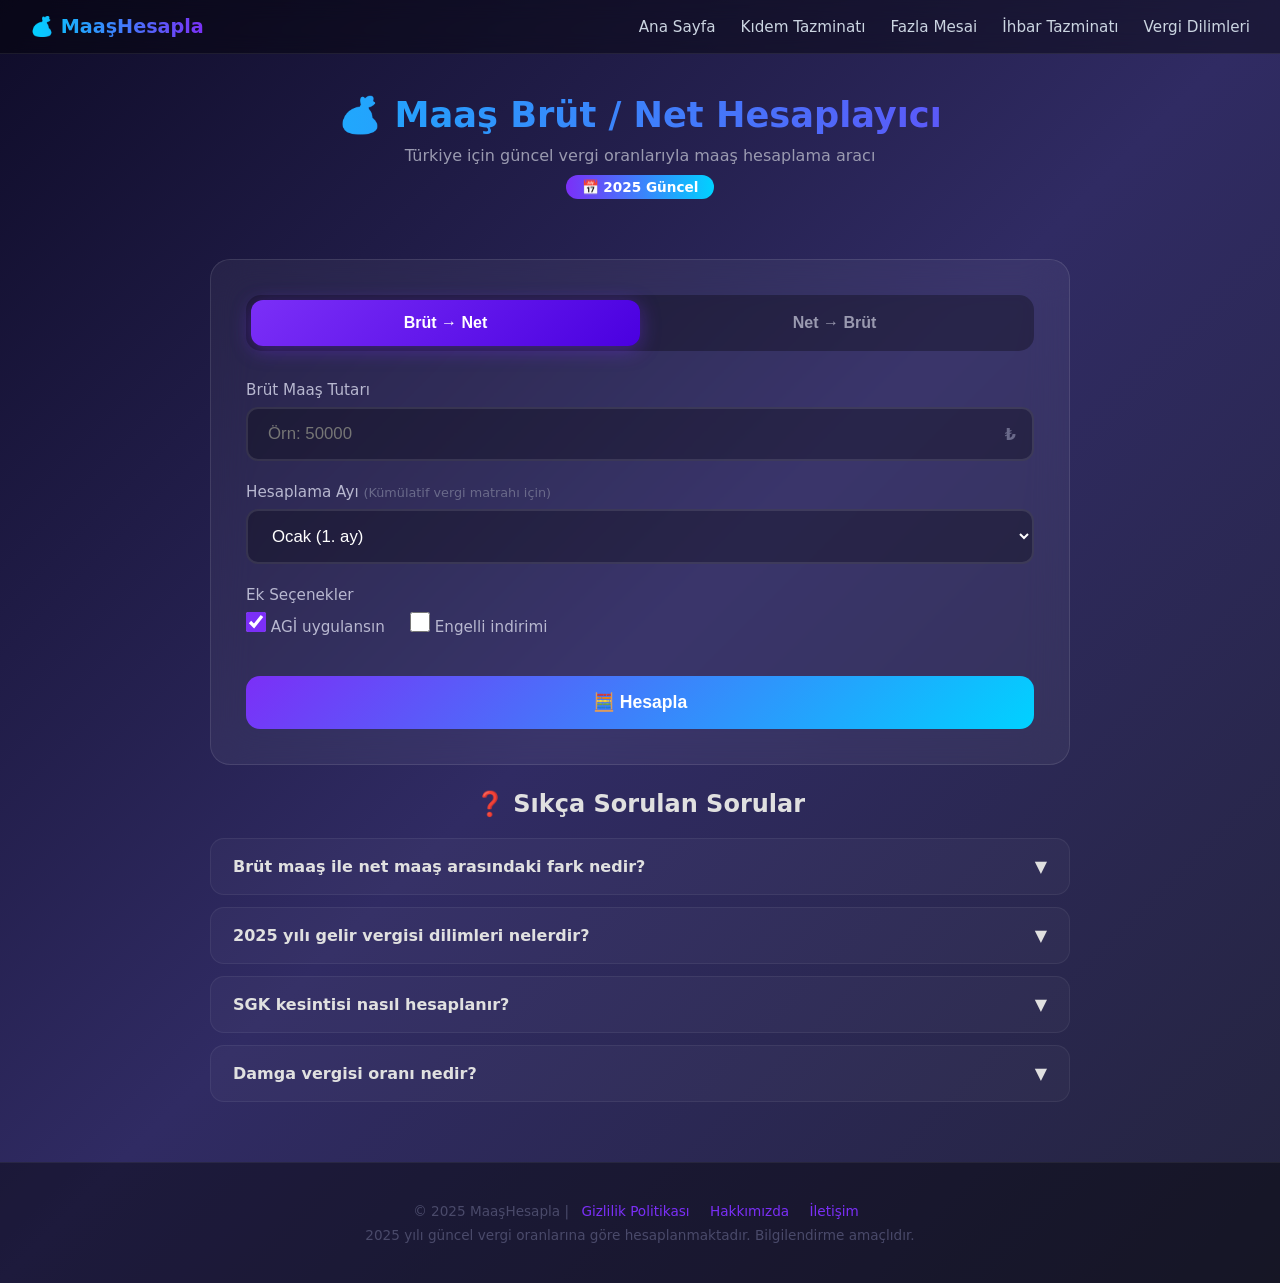
<file: index.html>
<!DOCTYPE html>
<html lang="tr">
<head>
    <meta charset="UTF-8">
    <meta name="viewport" content="width=device-width, initial-scale=1.0">
    <title>Maaş Brüt Net Hesaplayıcı 2025 | Güncel Vergi Oranları</title>
    <meta name="description" content="2025 yılı güncel vergi oranlarıyla brüt maaştan net maaş, net maaştan brüt maaş hesaplama. SGK, gelir vergisi, damga vergisi otomatik hesaplama aracı.">
    <meta name="keywords" content="brüt net hesaplama, maaş hesaplama, brüt maaş hesaplama, net maaş hesaplama, SGK kesintisi, gelir vergisi hesaplama, 2025 maaş hesaplayıcı">
    <meta name="robots" content="index, follow">
    <link rel="canonical" href="https://seninsiten.vercel.app/">
    <meta property="og:title" content="Maaş Brüt Net Hesaplayıcı 2025">
    <meta property="og:description" content="2025 güncel vergi oranlarıyla brüt-net maaş hesaplama aracı.">
    <meta property="og:type" content="website">
    <meta property="og:url" content="https://seninsiten.vercel.app/">
    <link rel="stylesheet" href="/style.css">
    <script type="application/ld+json">
    {
        "@context": "https://schema.org",
        "@type": "WebApplication",
        "name": "Maaş Brüt Net Hesaplayıcı 2025",
        "description": "2025 güncel vergi oranlarıyla maaş hesaplama aracı",
        "url": "https://seninsiten.vercel.app/",
        "applicationCategory": "FinanceApplication",
        "operatingSystem": "Web",
        "offers": {
            "@type": "Offer",
            "price": "0",
            "priceCurrency": "TRY"
        }
    }
    </script>
</head>
<body>

<nav>
    <span class="logo">💰 MaaşHesapla</span>
    <a href="/">Ana Sayfa</a>
    <a href="/kidem-tazminati.html">Kıdem Tazminatı</a>
    <a href="/fazla-mesai.html">Fazla Mesai</a>
    <a href="/ihbar-tazminati.html">İhbar Tazminatı</a>
    <a href="/gelir-vergisi-dilimleri-2025.html">Vergi Dilimleri</a>
</nav>

<div class="page-header">
    <h1>💰 Maaş Brüt / Net Hesaplayıcı</h1>
    <p>Türkiye için güncel vergi oranlarıyla maaş hesaplama aracı</p>
    <span class="year-badge">📅 2025 Güncel</span>
</div>

<div class="container">

    <div class="card">
        <div class="direction-toggle">
            <button class="toggle-btn active" onclick="setDirection('brut-net')" id="btn-brut-net">
                Brüt → Net
            </button>
            <button class="toggle-btn" onclick="setDirection('net-brut')" id="btn-net-brut">
                Net → Brüt
            </button>
        </div>

        <div class="form-group">
            <label id="salary-label">Brüt Maaş Tutarı</label>
            <div class="input-wrapper">
                <input type="number" id="salary" placeholder="Örn: 50000" min="0">
                <span class="currency">₺</span>
            </div>
        </div>

        <div class="form-group">
            <label>Hesaplama Ayı <span class="info">(Kümülatif vergi matrahı için)</span></label>
            <div class="input-wrapper">
                <select id="month">
                    <option value="1">Ocak (1. ay)</option>
                    <option value="2">Şubat (2. ay)</option>
                    <option value="3">Mart (3. ay)</option>
                    <option value="4">Nisan (4. ay)</option>
                    <option value="5">Mayıs (5. ay)</option>
                    <option value="6">Haziran (6. ay)</option>
                    <option value="7">Temmuz (7. ay)</option>
                    <option value="8">Ağustos (8. ay)</option>
                    <option value="9">Eylül (9. ay)</option>
                    <option value="10">Ekim (10. ay)</option>
                    <option value="11">Kasım (11. ay)</option>
                    <option value="12">Aralık (12. ay)</option>
                </select>
            </div>
        </div>

        <div class="form-group">
            <label>Ek Seçenekler</label>
            <div class="checkbox-group">
                <label class="checkbox-item">
                    <input type="checkbox" id="agimin" checked>
                    AGİ uygulansın
                </label>
                <label class="checkbox-item">
                    <input type="checkbox" id="disabled">
                    Engelli indirimi
                </label>
            </div>
        </div>

        <button class="calc-btn" onclick="calculate()">🧮 Hesapla</button>
    </div>

    <div class="card result-card" id="result-card">
        <div class="result-header">
            <h2 id="result-title">Net Maaşınız</h2>
            <div class="result-amount" id="result-amount">₺0</div>
        </div>

        <table class="detail-table">
            <tr class="highlight">
                <td>Brüt Maaş</td>
                <td id="r-brut">₺0</td>
            </tr>
            <tr class="negative">
                <td>SGK İşçi Payı (%14)</td>
                <td id="r-sgk">-₺0</td>
            </tr>
            <tr class="negative">
                <td>İşsizlik Sigortası İşçi Payı (%1)</td>
                <td id="r-issizlik">-₺0</td>
            </tr>
            <tr>
                <td>Gelir Vergisi Matrahı</td>
                <td id="r-matrah">₺0</td>
            </tr>
            <tr class="negative">
                <td>Gelir Vergisi</td>
                <td id="r-gelir">-₺0</td>
            </tr>
            <tr class="negative">
                <td>Damga Vergisi (%0.759)</td>
                <td id="r-damga">-₺0</td>
            </tr>
            <tr>
                <td>Toplam Kesinti</td>
                <td id="r-toplam-kesinti">₺0</td>
            </tr>
            <tr class="total">
                <td>Net Maaş</td>
                <td id="r-net">₺0</td>
            </tr>
        </table>

        <div style="margin-top:25px;padding-top:20px;border-top:1px solid rgba(255,255,255,0.06);">
            <table class="detail-table">
                <tr>
                    <td style="color:#6a6a8a;font-size:0.9rem;" colspan="2">İşveren Tarafı</td>
                </tr>
                <tr>
                    <td>SGK İşveren Payı (%15.5)</td>
                    <td id="r-sgk-isveren">₺0</td>
                </tr>
                <tr>
                    <td>İşsizlik Sigortası İşveren Payı (%2)</td>
                    <td id="r-issizlik-isveren">₺0</td>
                </tr>
                <tr class="total">
                    <td>Toplam İşveren Maliyeti</td>
                    <td id="r-isveren-maliyet">₺0</td>
                </tr>
            </table>
        </div>

        <div class="tax-bracket">
            <h3>📊 Gelir Vergisi Dilimi</h3>
            <div class="bracket-bar">
                <div class="bracket-fill" id="bracket-fill" style="width:0%"></div>
            </div>
            <div class="bracket-labels">
                <span>%15</span>
                <span>%20</span>
                <span>%27</span>
                <span>%35</span>
                <span>%40</span>
            </div>
            <p style="margin-top:10px;font-size:0.9rem;color:#9a9ab0;" id="bracket-text">
                Vergi diliminiz hesaplandıktan sonra burada görünecek.
            </p>
        </div>
    </div>

    <div class="faq-section">
        <h2>❓ Sıkça Sorulan Sorular</h2>

        <article class="faq-item">
            <div class="faq-question" onclick="toggleFaq(this)">
                <span>Brüt maaş ile net maaş arasındaki fark nedir?</span>
                <span class="arrow">▼</span>
            </div>
            <div class="faq-answer">
                <p>Brüt maaş, herhangi bir kesinti yapılmadan önceki toplam maaş tutarıdır. Net maaş ise SGK primi, gelir vergisi ve damga vergisi gibi yasal kesintiler düşüldükten sonra elinize geçen tutardır.</p>
            </div>
        </article>

        <article class="faq-item">
            <div class="faq-question" onclick="toggleFaq(this)">
                <span>2025 yılı gelir vergisi dilimleri nelerdir?</span>
                <span class="arrow">▼</span>
            </div>
            <div class="faq-answer">
                <p>2025 yılı gelir vergisi dilimleri: 158.000 TL'ye kadar %15, 330.000 TL'ye kadar %20, 800.000 TL'ye kadar %27, 4.300.000 TL'ye kadar %35, 4.300.000 TL üzeri %40 oranında uygulanmaktadır.</p>
            </div>
        </article>

        <article class="faq-item">
            <div class="faq-question" onclick="toggleFaq(this)">
                <span>SGK kesintisi nasıl hesaplanır?</span>
                <span class="arrow">▼</span>
            </div>
            <div class="faq-answer">
                <p>SGK işçi payı brüt maaşın %14'ü, işsizlik sigortası işçi payı ise %1'i oranında kesilir. İşveren tarafında ise SGK payı %15.5, işsizlik sigortası %2 olarak hesaplanır.</p>
            </div>
        </article>

        <article class="faq-item">
            <div class="faq-question" onclick="toggleFaq(this)">
                <span>Damga vergisi oranı nedir?</span>
                <span class="arrow">▼</span>
            </div>
            <div class="faq-answer">
                <p>Maaş bordrosunda uygulanan damga vergisi oranı binde 7.59'dur (%0.759). Bu oran brüt maaş üzerinden hesaplanır.</p>
            </div>
        </article>
    </div>

</div>

<footer>
    <p>© 2025 MaaşHesapla |
        <a href="/gizlilik-politikasi.html">Gizlilik Politikası</a>
        <a href="/hakkimizda.html">Hakkımızda</a>
        <a href="/iletisim.html">İletişim</a>
    </p>
    <p style="margin-top:8px;">2025 yılı güncel vergi oranlarına göre hesaplanmaktadır. Bilgilendirme amaçlıdır.</p>
</footer>

<script>
    // VERİLER
    const VERGI_VERILERI = {
        yil: 2025,
        sgkTavan: 165780,
        damgaVergisi: 0.00759,
        sgkIsci: 0.14,
        issizlikIsci: 0.01,
        sgkIsveren: 0.155,
        issizlikIsveren: 0.02,
        gelirVergisiDilimleri: [
            { limit: 158000, oran: 0.15 },
            { limit: 330000, oran: 0.20 },
            { limit: 800000, oran: 0.27 },
            { limit: 4300000, oran: 0.35 },
            { limit: Infinity, oran: 0.40 }
        ]
    };

    let direction = 'brut-net';

    function setDirection(dir) {
        direction = dir;
        document.getElementById('btn-brut-net').classList.toggle('active', dir === 'brut-net');
        document.getElementById('btn-net-brut').classList.toggle('active', dir === 'net-brut');
        document.getElementById('salary-label').textContent =
            dir === 'brut-net' ? 'Brüt Maaş Tutarı' : 'Net Maaş Tutarı';
        document.getElementById('salary').placeholder =
            dir === 'brut-net' ? 'Örn: 50000' : 'Örn: 35000';
    }

    function calcTaxForAmount(amount) {
        if (amount <= 0) return 0;
        let tax = 0;
        let prev = 0;
        for (const bracket of VERGI_VERILERI.gelirVergisiDilimleri) {
            if (amount <= bracket.limit) {
                tax += (amount - prev) * bracket.oran;
                break;
            } else {
                tax += (bracket.limit - prev) * bracket.oran;
                prev = bracket.limit;
            }
        }
        return tax;
    }

    function calculateIncomeTax(cumulativeBase, currentMatrah) {
        const prevBase = cumulativeBase - currentMatrah;
        return calcTaxForAmount(cumulativeBase) - calcTaxForAmount(prevBase);
    }

    function getCurrentBracketRate(cumulativeBase) {
        for (const bracket of VERGI_VERILERI.gelirVergisiDilimleri) {
            if (cumulativeBase <= bracket.limit) return bracket.oran;
        }
        return 0.40;
    }

    function findBrutFromNet(targetNet, month) {
        let low = targetNet;
        let high = targetNet * 2.5;
        for (let i = 0; i < 100; i++) {
            const mid = (low + high) / 2;
            const sgkMatrah = Math.min(mid, VERGI_VERILERI.sgkTavan);
            const sgk = sgkMatrah * VERGI_VERILERI.sgkIsci;
            const issizlik = sgkMatrah * VERGI_VERILERI.issizlikIsci;
            const matrah = mid - sgk - issizlik;
            const cumBase = matrah * month;
            const tax = calculateIncomeTax(cumBase, matrah);
            const damga = mid * VERGI_VERILERI.damgaVergisi;
            const calcNet = mid - sgk - issizlik - tax - damga;
            if (Math.abs(calcNet - targetNet) < 0.01) return mid;
            else if (calcNet > targetNet) high = mid;
            else low = mid;
        }
        return (low + high) / 2;
    }

    function calculate() {
        const salaryInput = parseFloat(document.getElementById('salary').value);
        const month = parseInt(document.getElementById('month').value);

        if (!salaryInput || salaryInput <= 0) {
            alert('Lütfen geçerli bir maaş tutarı girin.');
            return;
        }

        let brut;
        if (direction === 'brut-net') {
            brut = salaryInput;
        } else {
            brut = findBrutFromNet(salaryInput, month);
        }

        const sgkMatrah = Math.min(brut, VERGI_VERILERI.sgkTavan);
        const sgkEmployee = sgkMatrah * VERGI_VERILERI.sgkIsci;
        const unemploymentEmployee = sgkMatrah * VERGI_VERILERI.issizlikIsci;
        const gelirMatrah = brut - sgkEmployee - unemploymentEmployee;
        const cumulativeBase = gelirMatrah * month;
        const incomeTax = calculateIncomeTax(cumulativeBase, gelirMatrah);
        const stampTax = brut * VERGI_VERILERI.damgaVergisi;
        const totalDeduction = sgkEmployee + unemploymentEmployee + incomeTax + stampTax;
        const net = brut - totalDeduction;
        const sgkEmployer = sgkMatrah * VERGI_VERILERI.sgkIsveren;
        const unemploymentEmployer = sgkMatrah * VERGI_VERILERI.issizlikIsveren;
        const totalEmployerCost = brut + sgkEmployer + unemploymentEmployer;
        const currentRate = getCurrentBracketRate(cumulativeBase);
        const bracketPercent = Math.min((cumulativeBase / 4300000) * 100, 100);

        displayResults({
            brut, net, sgkEmployee, unemploymentEmployee,
            gelirMatrah, incomeTax, stampTax, totalDeduction,
            sgkEmployer, unemploymentEmployer, totalEmployerCost,
            currentRate, bracketPercent, cumulativeBase, month
        });
    }

    function displayResults(r) {
        const fmt = (n) => '₺' + n.toLocaleString('tr-TR', {
            minimumFractionDigits: 2,
            maximumFractionDigits: 2
        });

        document.getElementById('result-card').classList.add('show');
        document.getElementById('result-title').textContent =
            direction === 'brut-net' ? 'Net Maaşınız' : 'Brüt Maaşınız';
        document.getElementById('result-amount').textContent =
            direction === 'brut-net' ? fmt(r.net) : fmt(r.brut);

        document.getElementById('r-brut').textContent = fmt(r.brut);
        document.getElementById('r-sgk').textContent = '-' + fmt(r.sgkEmployee);
        document.getElementById('r-issizlik').textContent = '-' + fmt(r.unemploymentEmployee);
        document.getElementById('r-matrah').textContent = fmt(r.gelirMatrah);
        document.getElementById('r-gelir').textContent = '-' + fmt(r.incomeTax);
        document.getElementById('r-damga').textContent = '-' + fmt(r.stampTax);
        document.getElementById('r-toplam-kesinti').textContent = '-' + fmt(r.totalDeduction);
        document.getElementById('r-net').textContent = fmt(r.net);
        document.getElementById('r-sgk-isveren').textContent = fmt(r.sgkEmployer);
        document.getElementById('r-issizlik-isveren').textContent = fmt(r.unemploymentEmployer);
        document.getElementById('r-isveren-maliyet').textContent = fmt(r.totalEmployerCost);

        document.getElementById('bracket-fill').style.width = r.bracketPercent + '%';
        document.getElementById('bracket-text').textContent =
            `${r.month}. ay sonu kümülatif matrah: ${fmt(r.cumulativeBase)} → Mevcut dilim: %${(r.currentRate * 100).toFixed(0)}`;

        document.getElementById('result-card').scrollIntoView({ behavior: 'smooth', block: 'start' });
    }

    function toggleFaq(el) {
        el.parentElement.classList.toggle('open');
    }

    document.getElementById('salary').addEventListener('keypress', function (e) {
        if (e.key === 'Enter') calculate();
    });
</script>

</body>
</html>
</file>
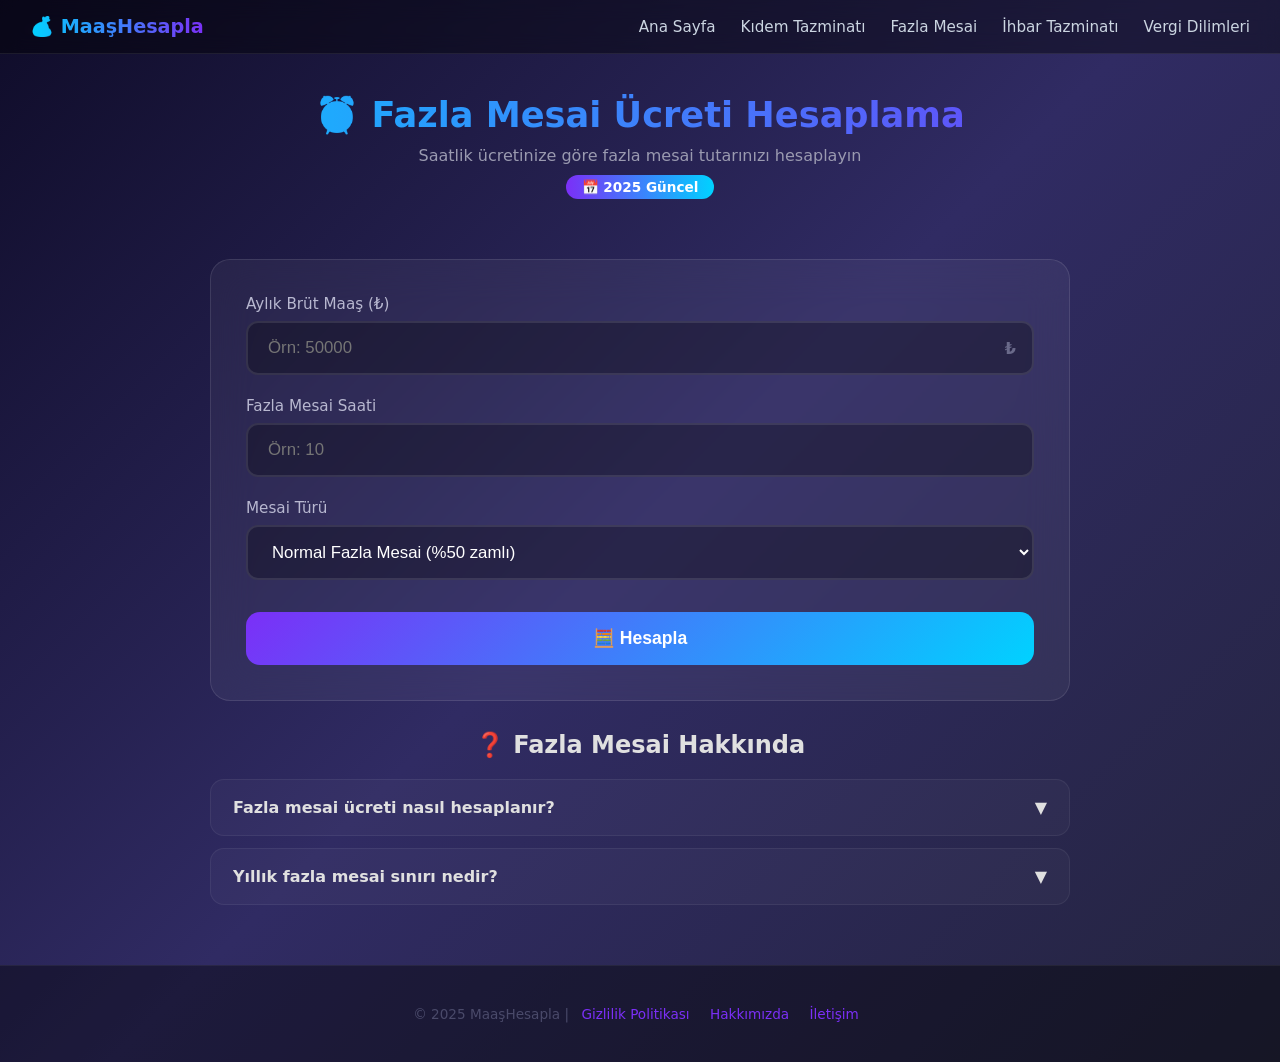
<file: fazla-mesai.html>
<!DOCTYPE html>
<html lang="tr">
<head>
    <meta charset="UTF-8">
    <meta name="viewport" content="width=device-width, initial-scale=1.0">
    <title>Fazla Mesai Ücreti Hesaplama 2025</title>
    <meta name="description" content="2025 yılı fazla mesai ücreti hesaplama. Saatlik ücretinize göre fazla mesai tutarınızı hesaplayın.">
    <meta name="robots" content="index, follow">
    <link rel="canonical" href="https://seninsiten.vercel.app/fazla-mesai.html">
    <link rel="stylesheet" href="/style.css">
</head>
<body>

<nav>
    <span class="logo">💰 MaaşHesapla</span>
    <a href="/">Ana Sayfa</a>
    <a href="/kidem-tazminati.html">Kıdem Tazminatı</a>
    <a href="/fazla-mesai.html">Fazla Mesai</a>
    <a href="/ihbar-tazminati.html">İhbar Tazminatı</a>
    <a href="/gelir-vergisi-dilimleri-2025.html">Vergi Dilimleri</a>
</nav>

<div class="page-header">
    <h1>⏰ Fazla Mesai Ücreti Hesaplama</h1>
    <p>Saatlik ücretinize göre fazla mesai tutarınızı hesaplayın</p>
    <span class="year-badge">📅 2025 Güncel</span>
</div>

<div class="container">
    <div class="card">

        <div class="form-group">
            <label>Aylık Brüt Maaş (₺)</label>
            <div class="input-wrapper">
                <input type="number" id="maas" placeholder="Örn: 50000">
                <span class="currency">₺</span>
            </div>
        </div>

        <div class="form-group">
            <label>Fazla Mesai Saati</label>
            <div class="input-wrapper">
                <input type="number" id="saat" placeholder="Örn: 10">
            </div>
        </div>

        <div class="form-group">
            <label>Mesai Türü</label>
            <div class="input-wrapper">
                <select id="tur">
                    <option value="1.5">Normal Fazla Mesai (%50 zamlı)</option>
                    <option value="2">Hafta Sonu / Tatil Mesaisi (%100 zamlı)</option>
                </select>
            </div>
        </div>

        <button class="calc-btn" onclick="hesapla()">🧮 Hesapla</button>
    </div>

    <div class="card result-card" id="result-card">
        <div class="result-header">
            <h2>Fazla Mesai Ücretiniz</h2>
            <div class="result-amount" id="result-amount">₺0</div>
        </div>

        <table class="detail-table">
            <tr class="highlight">
                <td>Aylık Brüt Maaş</td>
                <td id="r-maas">₺0</td>
            </tr>
            <tr>
                <td>Saatlik Normal Ücret</td>
                <td id="r-saatlik">₺0</td>
            </tr>
            <tr>
                <td>Fazla Mesai Saati</td>
                <td id="r-saat">0 Saat</td>
            </tr>
            <tr>
                <td>Uygulanan Çarpan</td>
                <td id="r-carpan">x1.5</td>
            </tr>
            <tr class="total">
                <td>Toplam Fazla Mesai Ücreti</td>
                <td id="r-toplam">₺0</td>
            </tr>
        </table>
    </div>

    <div class="faq-section" style="margin-top:30px;">
        <h2>❓ Fazla Mesai Hakkında</h2>

        <article class="faq-item">
            <div class="faq-question" onclick="toggleFaq(this)">
                <span>Fazla mesai ücreti nasıl hesaplanır?</span>
                <span class="arrow">▼</span>
            </div>
            <div class="faq-answer">
                <p>Fazla mesai ücreti, saatlik normal ücretin %50 fazlasıyla hesaplanır. Hafta tatili ve ulusal bayramlarda yapılan çalışmalar için bu oran %100'e çıkmaktadır.</p>
            </div>
        </article>

        <article class="faq-item">
            <div class="faq-question" onclick="toggleFaq(this)">
                <span>Yıllık fazla mesai sınırı nedir?</span>
                <span class="arrow">▼</span>
            </div>
            <div class="faq-answer">
                <p>İş Kanunu'na göre yıllık fazla mesai süresi 270 saati geçemez. Bu süreyi aşan çalışmalar için işçinin onayı alınmalıdır.</p>
            </div>
        </article>
    </div>
</div>

<footer>
    <p>© 2025 MaaşHesapla |
        <a href="/gizlilik-politikasi.html">Gizlilik Politikası</a>
        <a href="/hakkimizda.html">Hakkımızda</a>
        <a href="/iletisim.html">İletişim</a>
    </p>
</footer>

<script>
    function hesapla() {
        const maas = parseFloat(document.getElementById('maas').value);
        const saat = parseFloat(document.getElementById('saat').value);
        const tur = parseFloat(document.getElementById('tur').value);

        if (!maas || !saat || maas <= 0 || saat <= 0) {
            alert('Lütfen tüm alanları doldurun.');
            return;
        }

        const saatlikUcret = maas / 225;
        const toplam = saatlikUcret * tur * saat;

        const fmt = (n) => '₺' + n.toLocaleString('tr-TR', {
            minimumFractionDigits: 2,
            maximumFractionDigits: 2
        });

        document.getElementById('result-card').classList.add('show');
        document.getElementById('result-amount').textContent = fmt(toplam);
        document.getElementById('r-maas').textContent = fmt(maas);
        document.getElementById('r-saatlik').textContent = fmt(saatlikUcret);
        document.getElementById('r-saat').textContent = saat + ' Saat';
        document.getElementById('r-carpan').textContent = 'x' + tur;
        document.getElementById('r-toplam').textContent = fmt(toplam);

        document.getElementById('result-card').scrollIntoView({ behavior: 'smooth' });
    }

    function toggleFaq(el) {
        el.parentElement.classList.toggle('open');
    }
</script>

</body>
</html>
</file>
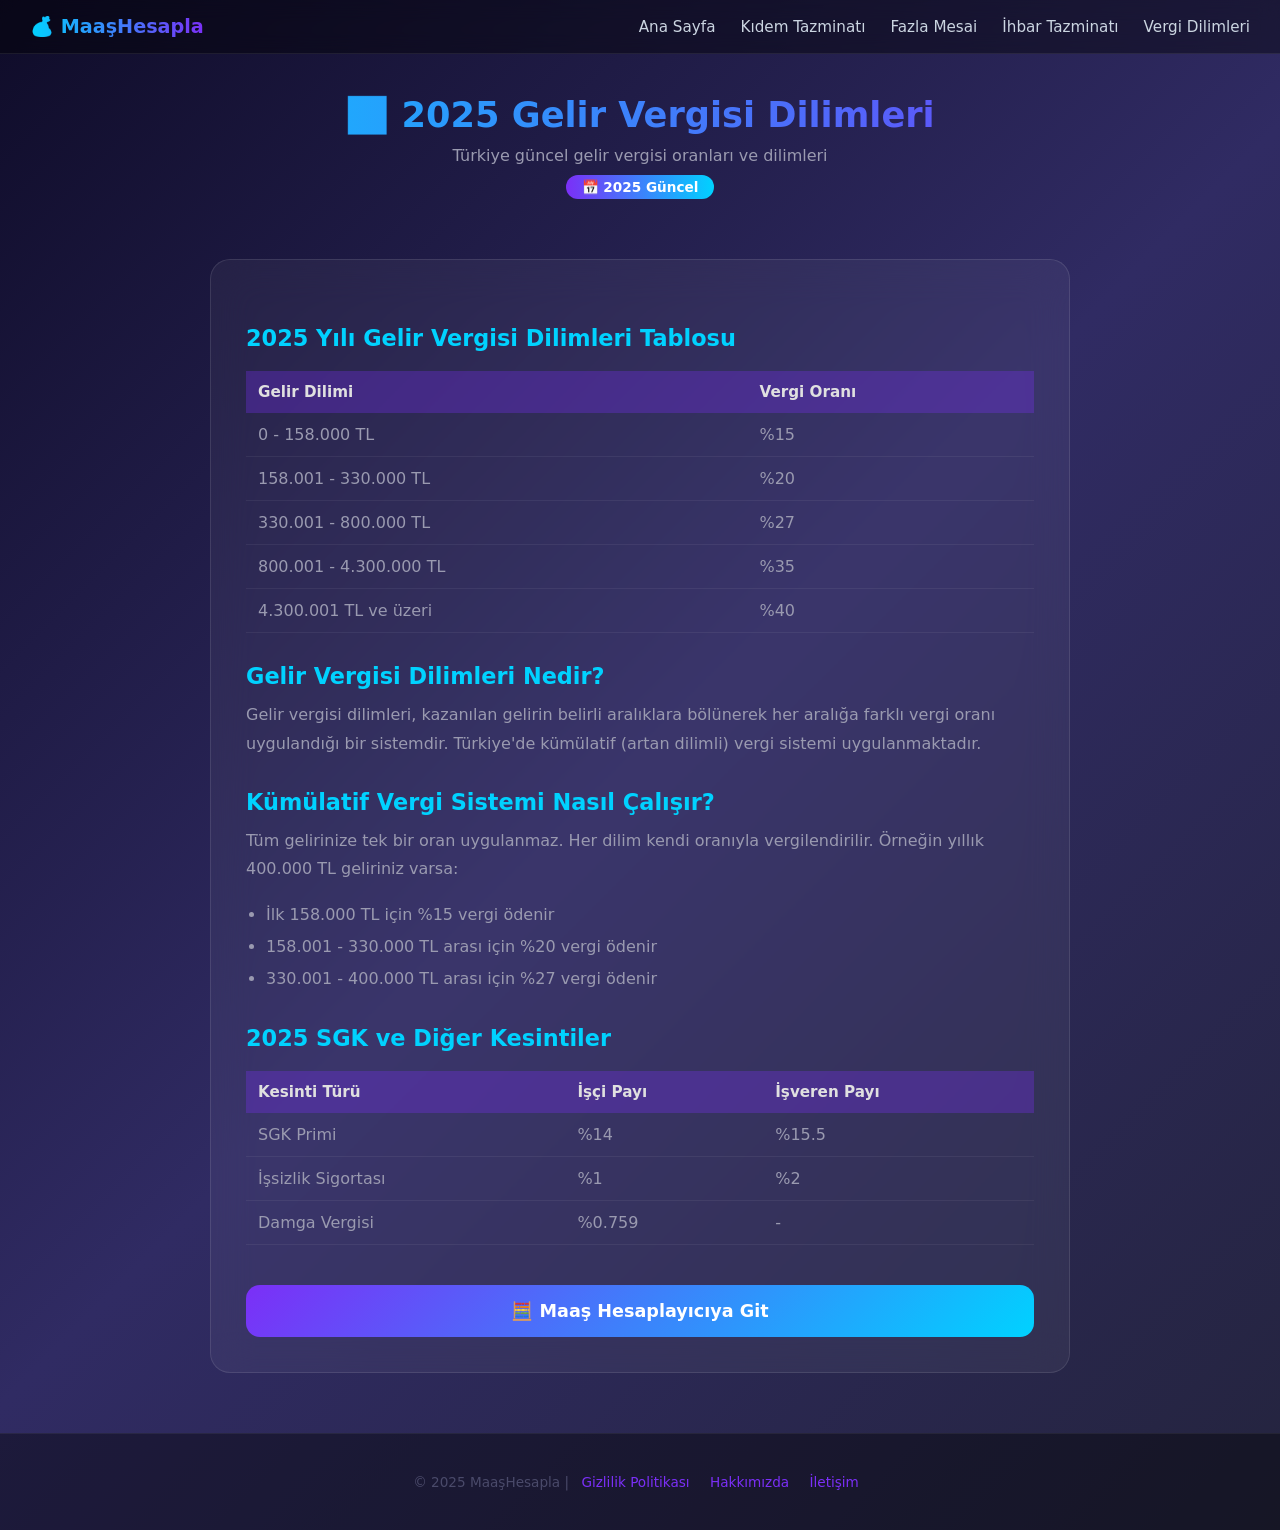
<file: gelir-vergisi-dilimleri-2025.html>
<!DOCTYPE html>
<html lang="tr">
<head>
    <meta charset="UTF-8">
    <meta name="viewport" content="width=device-width, initial-scale=1.0">
    <title>2025 Gelir Vergisi Dilimleri | Güncel Oranlar</title>
    <meta name="description" content="2025 yılı güncel gelir vergisi dilimleri ve oranları. Türkiye gelir vergisi hesaplama rehberi.">
    <meta name="robots" content="index, follow">
    <link rel="canonical" href="https://seninsiten.vercel.app/gelir-vergisi-dilimleri-2025.html">
    <link rel="stylesheet" href="/style.css">
</head>
<body>

<nav>
    <span class="logo">💰 MaaşHesapla</span>
    <a href="/">Ana Sayfa</a>
    <a href="/kidem-tazminati.html">Kıdem Tazminatı</a>
    <a href="/fazla-mesai.html">Fazla Mesai</a>
    <a href="/ihbar-tazminati.html">İhbar Tazminatı</a>
    <a href="/gelir-vergisi-dilimleri-2025.html">Vergi Dilimleri</a>
</nav>

<div class="page-header">
    <h1>📊 2025 Gelir Vergisi Dilimleri</h1>
    <p>Türkiye güncel gelir vergisi oranları ve dilimleri</p>
    <span class="year-badge">📅 2025 Güncel</span>
</div>

<div class="container">
    <div class="card blog-content">

        <h2>2025 Yılı Gelir Vergisi Dilimleri Tablosu</h2>

        <table class="info-table">
            <tr>
                <th>Gelir Dilimi</th>
                <th>Vergi Oranı</th>
            </tr>
            <tr>
                <td>0 - 158.000 TL</td>
                <td>%15</td>
            </tr>
            <tr>
                <td>158.001 - 330.000 TL</td>
                <td>%20</td>
            </tr>
            <tr>
                <td>330.001 - 800.000 TL</td>
                <td>%27</td>
            </tr>
            <tr>
                <td>800.001 - 4.300.000 TL</td>
                <td>%35</td>
            </tr>
            <tr>
                <td>4.300.001 TL ve üzeri</td>
                <td>%40</td>
            </tr>
        </table>

        <h2>Gelir Vergisi Dilimleri Nedir?</h2>
        <p>
            Gelir vergisi dilimleri, kazanılan gelirin belirli aralıklara bölünerek
            her aralığa farklı vergi oranı uygulandığı bir sistemdir.
            Türkiye'de kümülatif (artan dilimli) vergi sistemi uygulanmaktadır.
        </p>

        <h2>Kümülatif Vergi Sistemi Nasıl Çalışır?</h2>
        <p>
            Tüm gelirinize tek bir oran uygulanmaz. Her dilim kendi oranıyla vergilendirilir.
            Örneğin yıllık 400.000 TL geliriniz varsa:
        </p>
        <ul>
            <li>İlk 158.000 TL için %15 vergi ödenir</li>
            <li>158.001 - 330.000 TL arası için %20 vergi ödenir</li>
            <li>330.001 - 400.000 TL arası için %27 vergi ödenir</li>
        </ul>

        <h2>2025 SGK ve Diğer Kesintiler</h2>
        <table class="info-table">
            <tr>
                <th>Kesinti Türü</th>
                <th>İşçi Payı</th>
                <th>İşveren Payı</th>
            </tr>
            <tr>
                <td>SGK Primi</td>
                <td>%14</td>
                <td>%15.5</td>
            </tr>
            <tr>
                <td>İşsizlik Sigortası</td>
                <td>%1</td>
                <td>%2</td>
            </tr>
            <tr>
                <td>Damga Vergisi</td>
                <td>%0.759</td>
                <td>-</td>
            </tr>
        </table>

        <div style="margin-top:30px;text-align:center;">
            <a href="/" class="calc-btn" style="display:inline-block;text-decoration:none;padding:16px 40px;">
                🧮 Maaş Hesaplayıcıya Git
            </a>
        </div>
    </div>
</div>

<footer>
    <p>© 2025 MaaşHesapla |
        <a href="/gizlilik-politikasi.html">Gizlilik Politikası</a>
        <a href="/hakkimizda.html">Hakkımızda</a>
        <a href="/iletisim.html">İletişim</a>
    </p>
</footer>

</body>
</html>
</file>
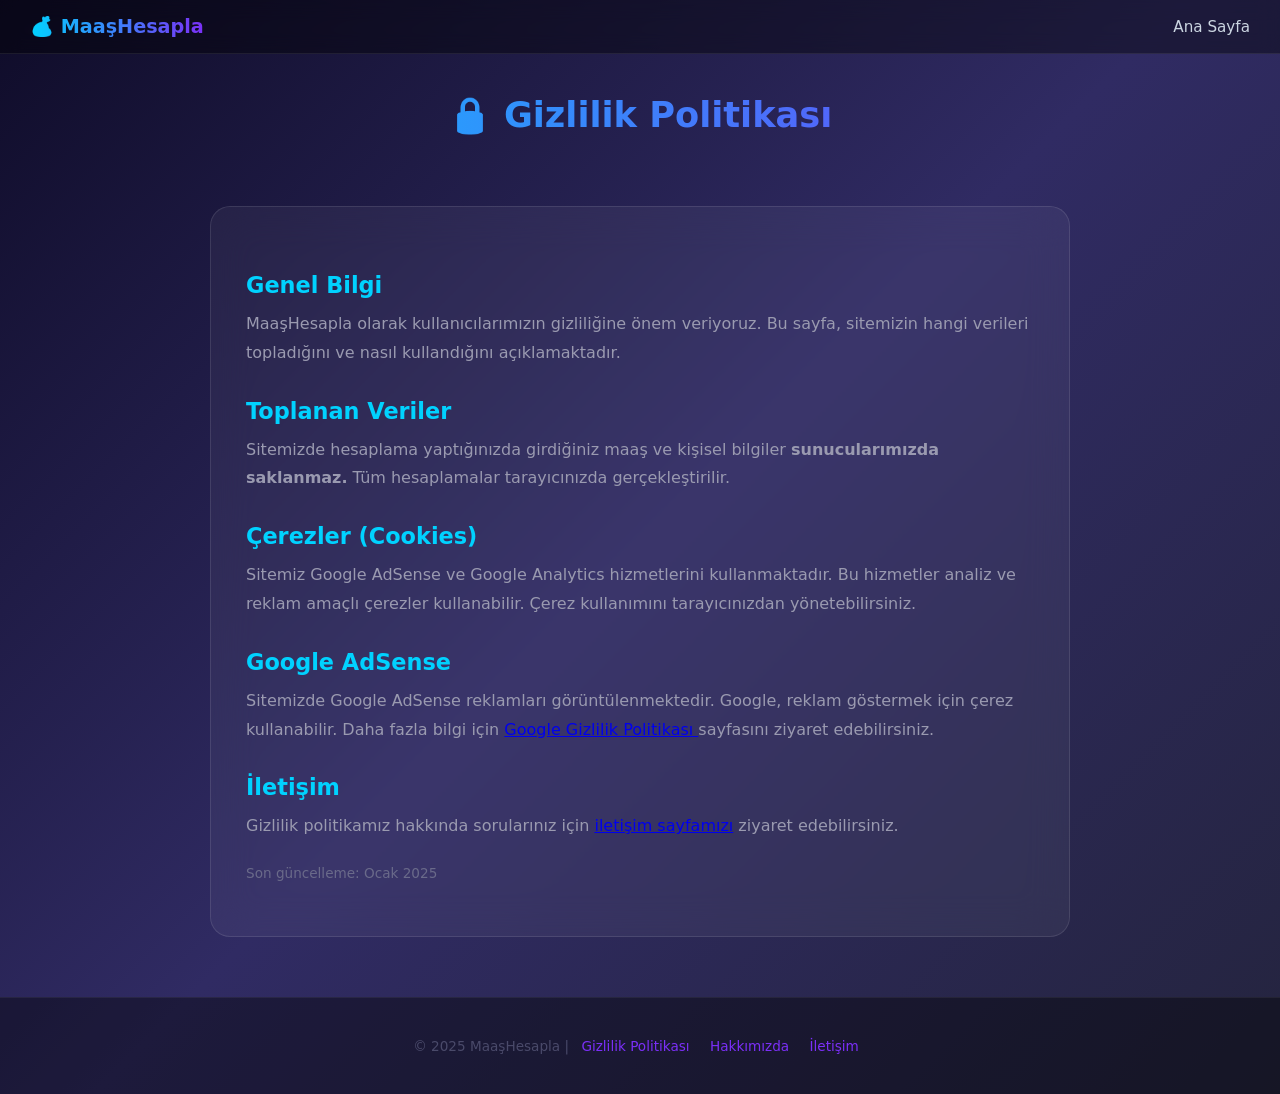
<file: gizlilik-politikasi.html>
<!DOCTYPE html>
<html lang="tr">
<head>
    <meta charset="UTF-8">
    <meta name="viewport" content="width=device-width, initial-scale=1.0">
    <title>Gizlilik Politikası | MaaşHesapla</title>
    <meta name="robots" content="noindex, follow">
    <link rel="stylesheet" href="/style.css">
</head>
<body>

<nav>
    <span class="logo">💰 MaaşHesapla</span>
    <a href="/">Ana Sayfa</a>
</nav>

<div class="page-header">
    <h1>🔒 Gizlilik Politikası</h1>
</div>

<div class="container">
    <div class="card blog-content">

        <h2>Genel Bilgi</h2>
        <p>
            MaaşHesapla olarak kullanıcılarımızın gizliliğine önem veriyoruz.
            Bu sayfa, sitemizin hangi verileri topladığını ve nasıl kullandığını açıklamaktadır.
        </p>

        <h2>Toplanan Veriler</h2>
        <p>
            Sitemizde hesaplama yaptığınızda girdiğiniz maaş ve kişisel bilgiler
            <strong>sunucularımızda saklanmaz.</strong>
            Tüm hesaplamalar tarayıcınızda gerçekleştirilir.
        </p>

        <h2>Çerezler (Cookies)</h2>
        <p>
            Sitemiz Google AdSense ve Google Analytics hizmetlerini kullanmaktadır.
            Bu hizmetler analiz ve reklam amaçlı çerezler kullanabilir.
            Çerez kullanımını tarayıcınızdan yönetebilirsiniz.
        </p>

        <h2>Google AdSense</h2>
        <p>
            Sitemizde Google AdSense reklamları görüntülenmektedir.
            Google, reklam göstermek için çerez kullanabilir.
            Daha fazla bilgi için
            <a href="https://policies.google.com/privacy" target="_blank" rel="noopener">
                Google Gizlilik Politikası
            </a>
            sayfasını ziyaret edebilirsiniz.
        </p>

        <h2>İletişim</h2>
        <p>
            Gizlilik politikamız hakkında sorularınız için
            <a href="/iletisim.html">iletişim sayfamızı</a> ziyaret edebilirsiniz.
        </p>

        <p style="margin-top:20px;color:#6a6a8a;font-size:0.85rem;">
            Son güncelleme: Ocak 2025
        </p>
    </div>
</div>

<footer>
    <p>© 2025 MaaşHesapla |
        <a href="/gizlilik-politikasi.html">Gizlilik Politikası</a>
        <a href="/hakkimizda.html">Hakkımızda</a>
        <a href="/iletisim.html">İletişim</a>
    </p>
</footer>

</body>
</html>
</file>
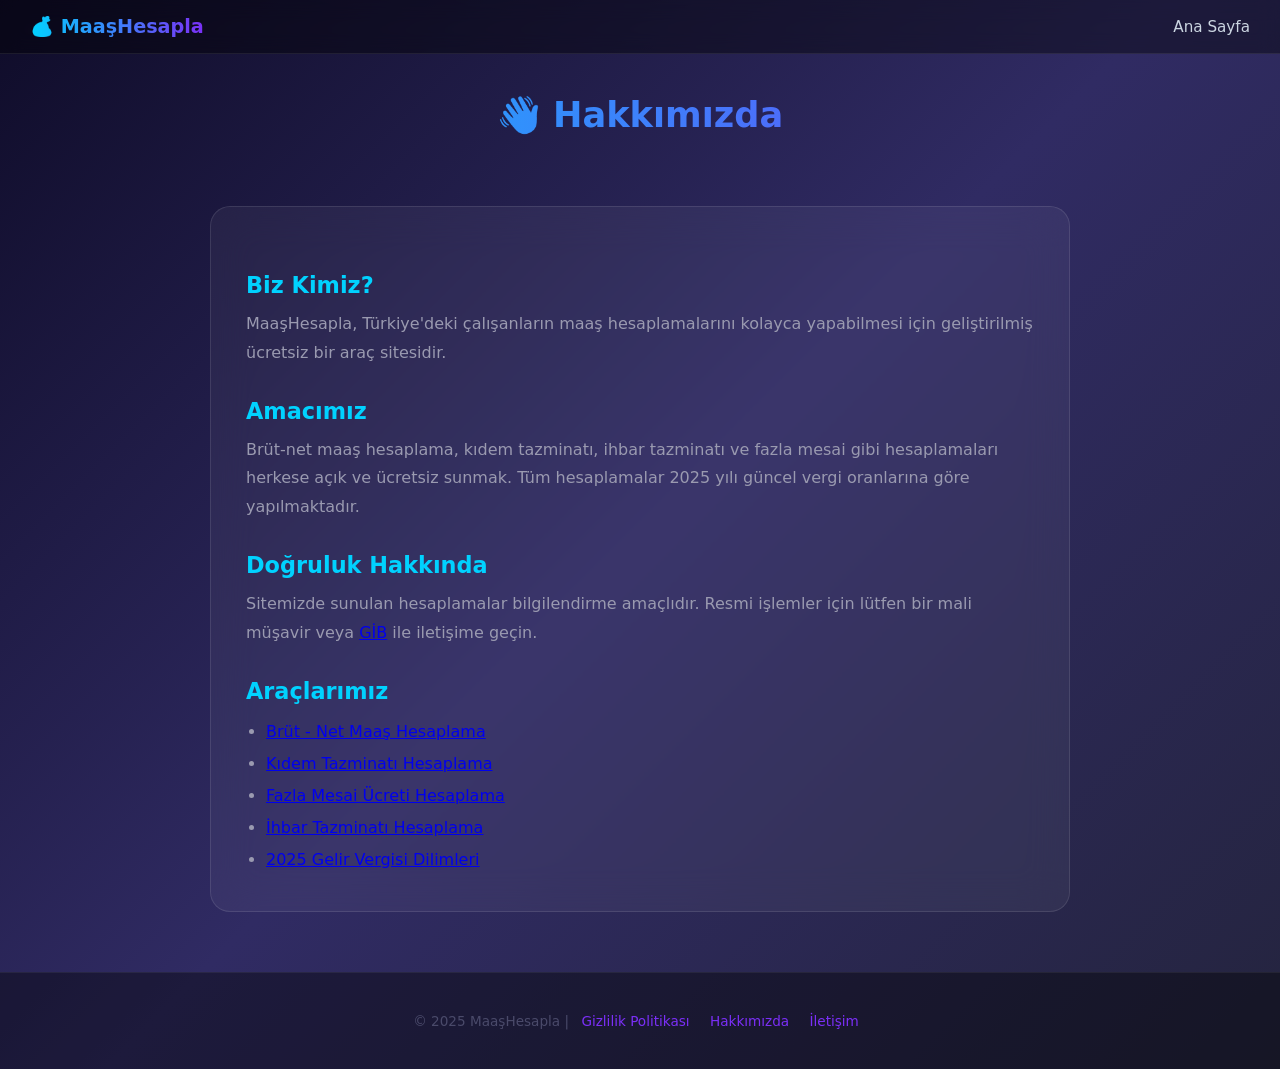
<file: hakkimizda.html>
<!DOCTYPE html>
<html lang="tr">
<head>
    <meta charset="UTF-8">
    <meta name="viewport" content="width=device-width, initial-scale=1.0">
    <title>Hakkımızda | MaaşHesapla</title>
    <meta name="robots" content="index, follow">
    <link rel="stylesheet" href="/style.css">
</head>
<body>

<nav>
    <span class="logo">💰 MaaşHesapla</span>
    <a href="/">Ana Sayfa</a>
</nav>

<div class="page-header">
    <h1>👋 Hakkımızda</h1>
</div>

<div class="container">
    <div class="card blog-content">

        <h2>Biz Kimiz?</h2>
        <p>
            MaaşHesapla, Türkiye'deki çalışanların maaş hesaplamalarını
            kolayca yapabilmesi için geliştirilmiş ücretsiz bir araç sitesidir.
        </p>

        <h2>Amacımız</h2>
        <p>
            Brüt-net maaş hesaplama, kıdem tazminatı, ihbar tazminatı ve
            fazla mesai gibi hesaplamaları herkese açık ve ücretsiz sunmak.
            Tüm hesaplamalar 2025 yılı güncel vergi oranlarına göre yapılmaktadır.
        </p>

        <h2>Doğruluk Hakkında</h2>
        <p>
            Sitemizde sunulan hesaplamalar bilgilendirme amaçlıdır.
            Resmi işlemler için lütfen bir mali müşavir veya
            <a href="https://www.gib.gov.tr" target="_blank" rel="noopener">GİB</a>
            ile iletişime geçin.
        </p>

        <h2>Araçlarımız</h2>
        <ul>
            <li><a href="/">Brüt - Net Maaş Hesaplama</a></li>
            <li><a href="/kidem-tazminati.html">Kıdem Tazminatı Hesaplama</a></li>
            <li><a href="/fazla-mesai.html">Fazla Mesai Ücreti Hesaplama</a></li>
            <li><a href="/ihbar-tazminati.html">İhbar Tazminatı Hesaplama</a></li>
            <li><a href="/gelir-vergisi-dilimleri-2025.html">2025 Gelir Vergisi Dilimleri</a></li>
        </ul>
    </div>
</div>

<footer>
    <p>© 2025 MaaşHesapla |
        <a href="/gizlilik-politikasi.html">Gizlilik Politikası</a>
        <a href="/hakkimizda.html">Hakkımızda</a>
        <a href="/iletisim.html">İletişim</a>
    </p>
</footer>

</body>
</html>
</file>
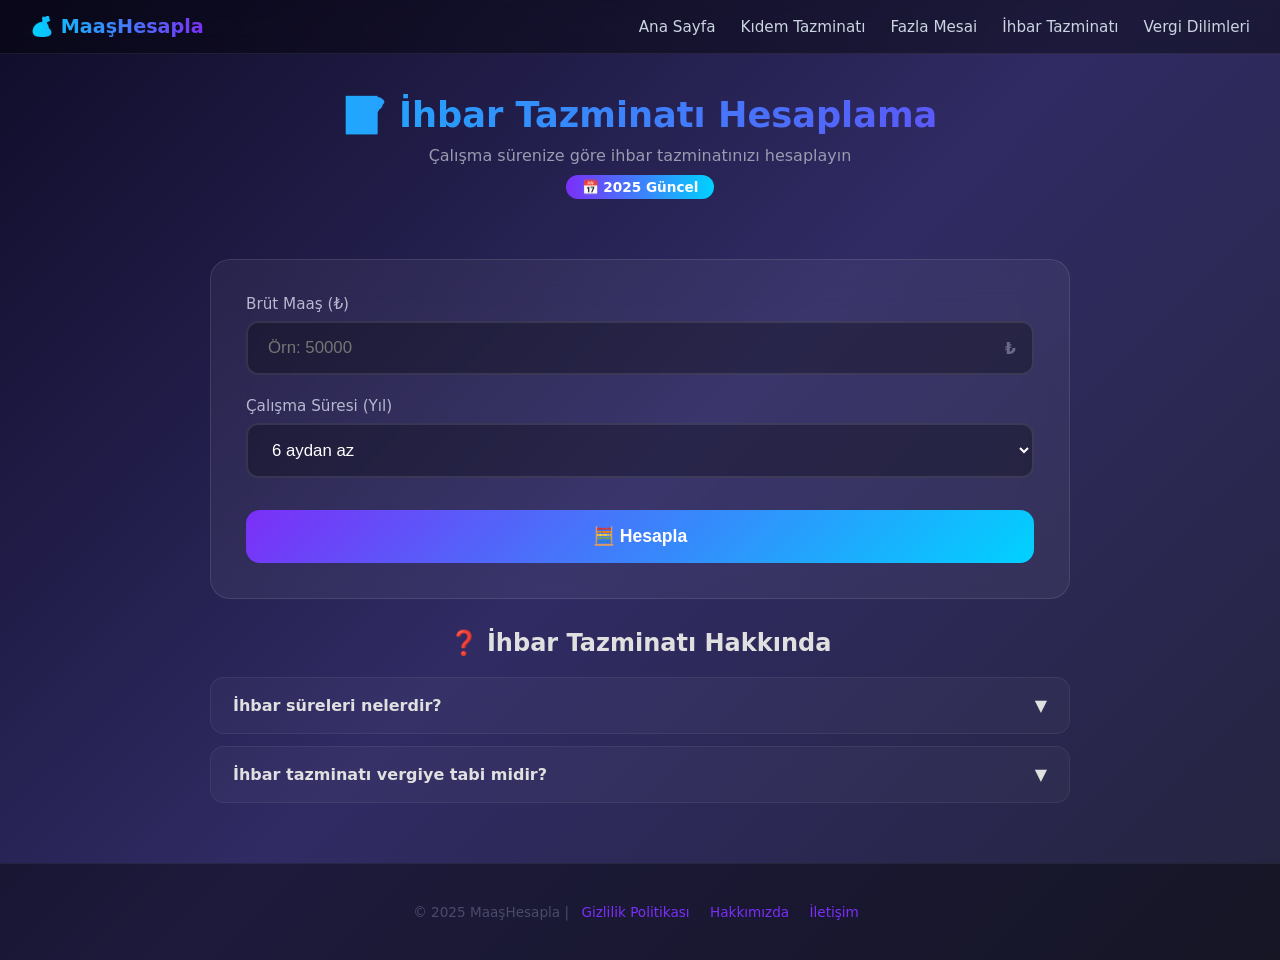
<file: ihbar-tazminati.html>
<!DOCTYPE html>
<html lang="tr">
<head>
    <meta charset="UTF-8">
    <meta name="viewport" content="width=device-width, initial-scale=1.0">
    <title>İhbar Tazminatı Hesaplama 2025</title>
    <meta name="description" content="2025 ihbar tazminatı hesaplama aracı. Çalışma sürenize göre ihbar sürenizi ve tazminatınızı öğrenin.">
    <meta name="robots" content="index, follow">
    <link rel="canonical" href="https://seninsiten.vercel.app/ihbar-tazminati.html">
    <link rel="stylesheet" href="/style.css">
</head>
<body>

<nav>
    <span class="logo">💰 MaaşHesapla</span>
    <a href="/">Ana Sayfa</a>
    <a href="/kidem-tazminati.html">Kıdem Tazminatı</a>
    <a href="/fazla-mesai.html">Fazla Mesai</a>
    <a href="/ihbar-tazminati.html">İhbar Tazminatı</a>
    <a href="/gelir-vergisi-dilimleri-2025.html">Vergi Dilimleri</a>
</nav>

<div class="page-header">
    <h1>📝 İhbar Tazminatı Hesaplama</h1>
    <p>Çalışma sürenize göre ihbar tazminatınızı hesaplayın</p>
    <span class="year-badge">📅 2025 Güncel</span>
</div>

<div class="container">
    <div class="card">

        <div class="form-group">
            <label>Brüt Maaş (₺)</label>
            <div class="input-wrapper">
                <input type="number" id="maas" placeholder="Örn: 50000">
                <span class="currency">₺</span>
            </div>
        </div>

        <div class="form-group">
            <label>Çalışma Süresi (Yıl)</label>
            <div class="input-wrapper">
                <select id="sure">
                    <option value="2">6 aydan az</option>
                    <option value="4">6 ay - 1.5 yıl arası</option>
                    <option value="6">1.5 yıl - 3 yıl arası</option>
                    <option value="8">3 yıldan fazla</option>
                </select>
            </div>
        </div>

        <button class="calc-btn" onclick="hesapla()">🧮 Hesapla</button>
    </div>

    <div class="card result-card" id="result-card">
        <div class="result-header">
            <h2>İhbar Tazminatınız</h2>
            <div class="result-amount" id="result-amount">₺0</div>
        </div>

        <table class="detail-table">
            <tr class="highlight">
                <td>Brüt Maaş</td>
                <td id="r-maas">₺0</td>
            </tr>
            <tr>
                <td>İhbar Süresi</td>
                <td id="r-sure">0 Hafta</td>
            </tr>
            <tr>
                <td>Günlük Ücret</td>
                <td id="r-gunluk">₺0</td>
            </tr>
            <tr class="total">
                <td>Toplam İhbar Tazminatı</td>
                <td id="r-toplam">₺0</td>
            </tr>
        </table>
    </div>

    <div class="faq-section" style="margin-top:30px;">
        <h2>❓ İhbar Tazminatı Hakkında</h2>

        <article class="faq-item">
            <div class="faq-question" onclick="toggleFaq(this)">
                <span>İhbar süreleri nelerdir?</span>
                <span class="arrow">▼</span>
            </div>
            <div class="faq-answer">
                <p>İş Kanunu'na göre: 6 aydan az çalışmada 2 hafta, 6 ay - 1.5 yıl arası 4 hafta, 1.5 yıl - 3 yıl arası 6 hafta, 3 yıldan fazla çalışmada 8 hafta ihbar süresi uygulanır.</p>
            </div>
        </article>

        <article class="faq-item">
            <div class="faq-question" onclick="toggleFaq(this)">
                <span>İhbar tazminatı vergiye tabi midir?</span>
                <span class="arrow">▼</span>
            </div>
            <div class="faq-answer">
                <p>İhbar tazminatı gelir vergisine ve damga vergisine tabidir. Ancak SGK primine tabi tutulmaz.</p>
            </div>
        </article>
    </div>
</div>

<footer>
    <p>© 2025 MaaşHesapla |
        <a href="/gizlilik-politikasi.html">Gizlilik Politikası</a>
        <a href="/hakkimizda.html">Hakkımızda</a>
        <a href="/iletisim.html">İletişim</a>
    </p>
</footer>

<script>
    function hesapla() {
        const maas = parseFloat(document.getElementById('maas').value);
        const hafta = parseInt(document.getElementById('sure').value);

        if (!maas || maas <= 0) {
            alert('Lütfen geçerli bir maaş girin.');
            return;
        }

        const gunlukUcret = maas / 30;
        const toplam = gunlukUcret * hafta * 7;

        const fmt = (n) => '₺' + n.toLocaleString('tr-TR', {
            minimumFractionDigits: 2,
            maximumFractionDigits: 2
        });

        document.getElementById('result-card').classList.add('show');
        document.getElementById('result-amount').textContent = fmt(toplam);
        document.getElementById('r-maas').textContent = fmt(maas);
        document.getElementById('r-sure').textContent = hafta + ' Hafta';
        document.getElementById('r-gunluk').textContent = fmt(gunlukUcret);
        document.getElementById('r-toplam').textContent = fmt(toplam);

        document.getElementById('result-card').scrollIntoView({ behavior: 'smooth' });
    }

    function toggleFaq(el) {
        el.parentElement.classList.toggle('open');
    }
</script>

</body>
</html>
</file>
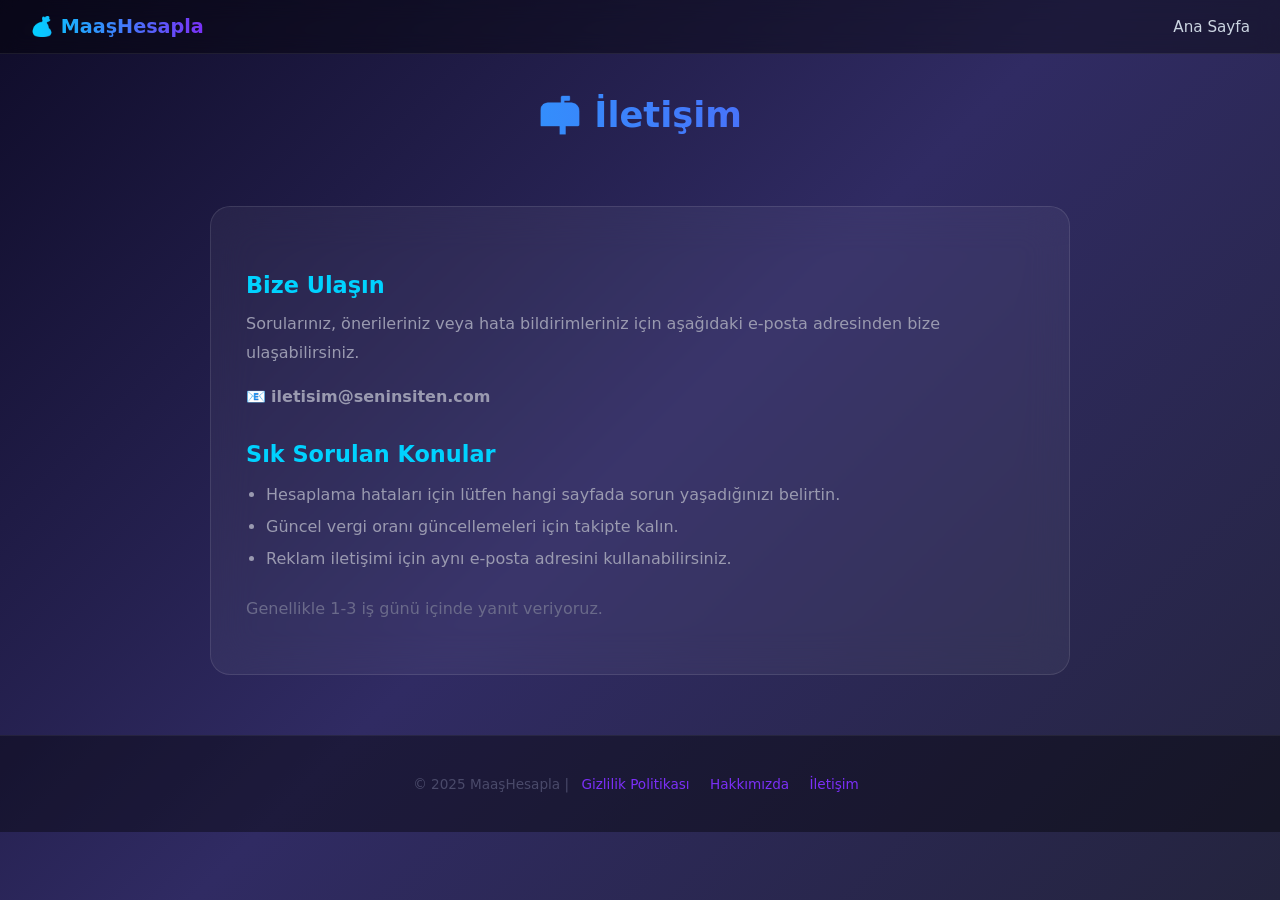
<file: iletisim.html>
<!DOCTYPE html>
<html lang="tr">
<head>
    <meta charset="UTF-8">
    <meta name="viewport" content="width=device-width, initial-scale=1.0">
    <title>İletişim | MaaşHesapla</title>
    <meta name="robots" content="index, follow">
    <link rel="stylesheet" href="/style.css">
</head>
<body>

<nav>
    <span class="logo">💰 MaaşHesapla</span>
    <a href="/">Ana Sayfa</a>
</nav>

<div class="page-header">
    <h1>📬 İletişim</h1>
</div>

<div class="container">
    <div class="card blog-content">

        <h2>Bize Ulaşın</h2>
        <p>
            Sorularınız, önerileriniz veya hata bildirimleriniz için
            aşağıdaki e-posta adresinden bize ulaşabilirsiniz.
        </p>

        <p>📧 <strong>iletisim@seninsiten.com</strong></p>

        <h2>Sık Sorulan Konular</h2>
        <ul>
            <li>Hesaplama hataları için lütfen hangi sayfada sorun yaşadığınızı belirtin.</li>
            <li>Güncel vergi oranı güncellemeleri için takipte kalın.</li>
            <li>Reklam iletişimi için aynı e-posta adresini kullanabilirsiniz.</li>
        </ul>

        <p style="margin-top:20px;color:#6a6a8a;">
            Genellikle 1-3 iş günü içinde yanıt veriyoruz.
        </p>
    </div>
</div>

<footer>
    <p>© 2025 MaaşHesapla |
        <a href="/gizlilik-politikasi.html">Gizlilik Politikası</a>
        <a href="/hakkimizda.html">Hakkımızda</a>
        <a href="/iletisim.html">İletişim</a>
    </p>
</footer>

</body>
</html>
</file>
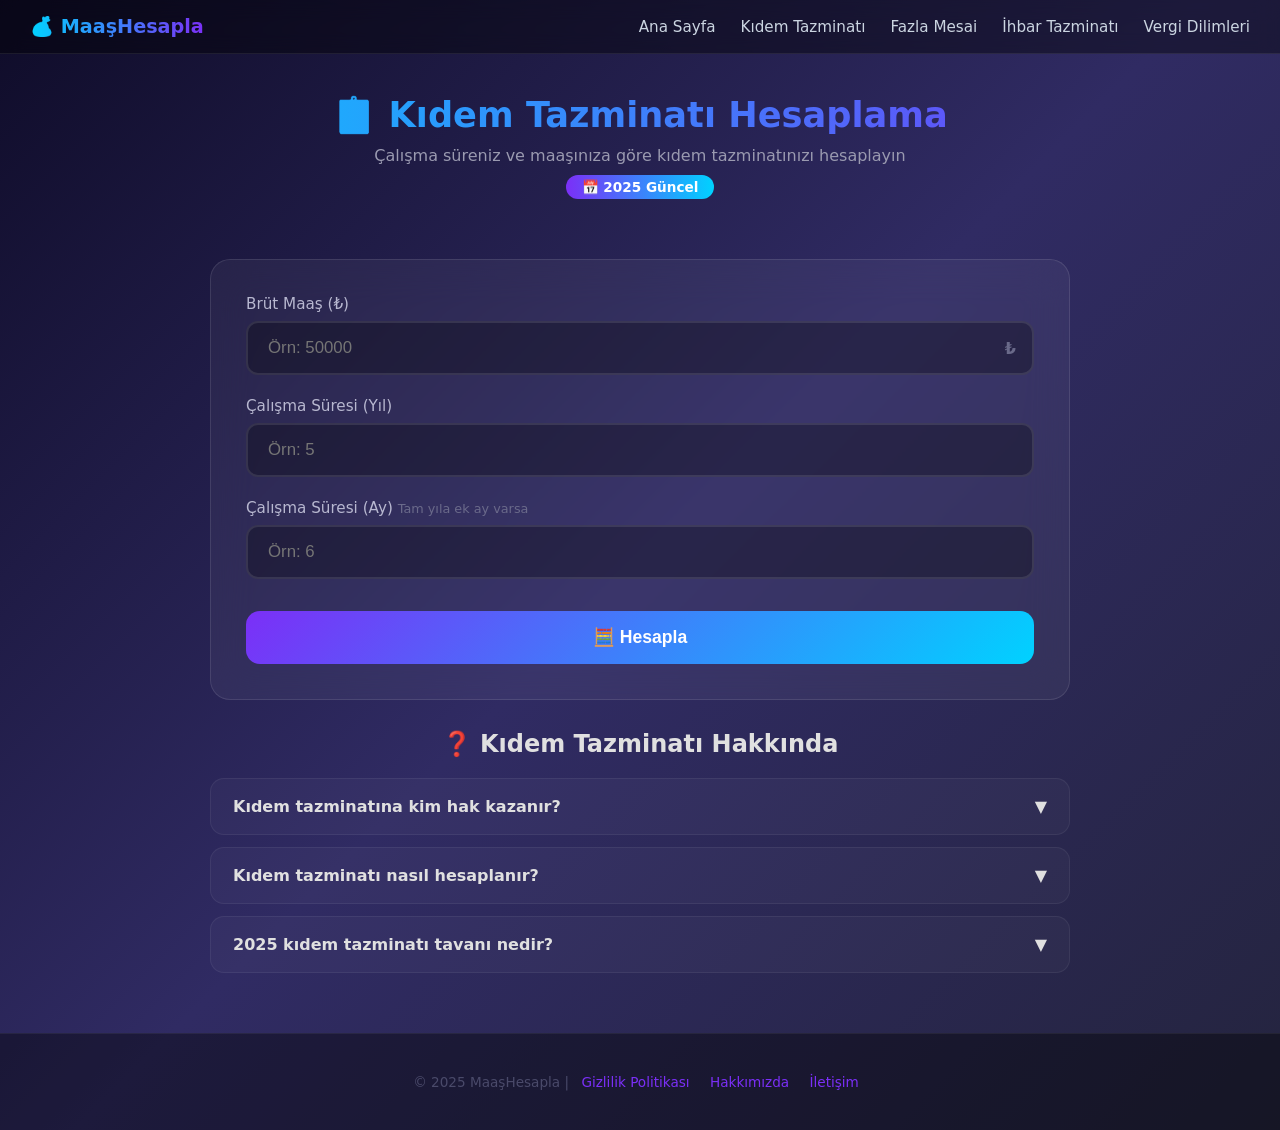
<file: kidem-tazminati.html>
<!DOCTYPE html>
<html lang="tr">
<head>
    <meta charset="UTF-8">
    <meta name="viewport" content="width=device-width, initial-scale=1.0">
    <title>Kıdem Tazminatı Hesaplama 2025 | Güncel Hesaplayıcı</title>
    <meta name="description" content="2025 yılı kıdem tazminatı hesaplama aracı. Çalışma süreniz ve brüt maaşınıza göre kıdem tazminatınızı hesaplayın.">
    <meta name="robots" content="index, follow">
    <link rel="canonical" href="https://seninsiten.vercel.app/kidem-tazminati.html">
    <link rel="stylesheet" href="/style.css">
</head>
<body>

<nav>
    <span class="logo">💰 MaaşHesapla</span>
    <a href="/">Ana Sayfa</a>
    <a href="/kidem-tazminati.html">Kıdem Tazminatı</a>
    <a href="/fazla-mesai.html">Fazla Mesai</a>
    <a href="/ihbar-tazminati.html">İhbar Tazminatı</a>
    <a href="/gelir-vergisi-dilimleri-2025.html">Vergi Dilimleri</a>
</nav>

<div class="page-header">
    <h1>📋 Kıdem Tazminatı Hesaplama</h1>
    <p>Çalışma süreniz ve maaşınıza göre kıdem tazminatınızı hesaplayın</p>
    <span class="year-badge">📅 2025 Güncel</span>
</div>

<div class="container">
    <div class="card">

        <div class="form-group">
            <label>Brüt Maaş (₺)</label>
            <div class="input-wrapper">
                <input type="number" id="maas" placeholder="Örn: 50000">
                <span class="currency">₺</span>
            </div>
        </div>

        <div class="form-group">
            <label>Çalışma Süresi (Yıl)</label>
            <div class="input-wrapper">
                <input type="number" id="yil" placeholder="Örn: 5">
            </div>
        </div>

        <div class="form-group">
            <label>Çalışma Süresi (Ay) <span class="info">Tam yıla ek ay varsa</span></label>
            <div class="input-wrapper">
                <input type="number" id="ay" placeholder="Örn: 6" min="0" max="11">
            </div>
        </div>

        <button class="calc-btn" onclick="hesapla()">🧮 Hesapla</button>
    </div>

    <div class="card result-card" id="result-card">
        <div class="result-header">
            <h2>Kıdem Tazminatınız</h2>
            <div class="result-amount" id="result-amount">₺0</div>
        </div>

        <table class="detail-table">
            <tr class="highlight">
                <td>Brüt Maaş</td>
                <td id="r-maas">₺0</td>
            </tr>
            <tr>
                <td>Toplam Çalışma Süresi</td>
                <td id="r-sure">0 Yıl</td>
            </tr>
            <tr>
                <td>Kıdem Tazminatı Tavanı (2025)</td>
                <td>₺35.058,58</td>
            </tr>
            <tr class="total">
                <td>Hesaplanan Kıdem Tazminatı</td>
                <td id="r-tazminat">₺0</td>
            </tr>
        </table>

        <div style="margin-top:20px;padding:15px;background:rgba(0,210,255,0.05);border-radius:12px;border:1px solid rgba(0,210,255,0.1);">
            <p style="color:#9a9ab0;font-size:0.9rem;line-height:1.7;">
                ⚠️ Bu hesaplama tahmini olup bilgilendirme amaçlıdır.
                Kıdem tazminatı tavanı her yıl güncellenmektedir.
            </p>
        </div>
    </div>

    <div class="faq-section" style="margin-top:30px;">
        <h2>❓ Kıdem Tazminatı Hakkında</h2>

        <article class="faq-item">
            <div class="faq-question" onclick="toggleFaq(this)">
                <span>Kıdem tazminatına kim hak kazanır?</span>
                <span class="arrow">▼</span>
            </div>
            <div class="faq-answer">
                <p>En az 1 yıl çalışmış olan işçiler, işveren tarafından işten çıkarılmaları, emeklilik, askerlik veya kadın işçilerin evlenmesi durumunda kıdem tazminatına hak kazanır.</p>
            </div>
        </article>

        <article class="faq-item">
            <div class="faq-question" onclick="toggleFaq(this)">
                <span>Kıdem tazminatı nasıl hesaplanır?</span>
                <span class="arrow">▼</span>
            </div>
            <div class="faq-answer">
                <p>Her tam çalışma yılı için 30 günlük brüt maaş tutarında ödeme yapılır. Kısmi yıllar için orantılı hesaplama yapılır. Ancak ödenecek tutar kıdem tazminatı tavanını aşamaz.</p>
            </div>
        </article>

        <article class="faq-item">
            <div class="faq-question" onclick="toggleFaq(this)">
                <span>2025 kıdem tazminatı tavanı nedir?</span>
                <span class="arrow">▼</span>
            </div>
            <div class="faq-answer">
                <p>2025 yılı için kıdem tazminatı tavanı 35.058,58 TL olarak belirlenmiştir. Bu tavan her altı ayda bir güncellenmektedir.</p>
            </div>
        </article>
    </div>

</div>

<footer>
    <p>© 2025 MaaşHesapla |
        <a href="/gizlilik-politikasi.html">Gizlilik Politikası</a>
        <a href="/hakkimizda.html">Hakkımızda</a>
        <a href="/iletisim.html">İletişim</a>
    </p>
</footer>

<script>
    const KIDEM_TAVAN = 35058.58;

    function hesapla() {
        const maas = parseFloat(document.getElementById('maas').value);
        const yil = parseFloat(document.getElementById('yil').value) || 0;
        const ay = parseFloat(document.getElementById('ay').value) || 0;

        if (!maas || maas <= 0) {
            alert('Lütfen geçerli bir maaş girin.');
            return;
        }
        if (yil <= 0 && ay <= 0) {
            alert('Lütfen çalışma süresini girin.');
            return;
        }

        const toplamAy = (yil * 12) + ay;
        const toplamYil = toplamAy / 12;
        const gunlukUcret = Math.min(maas, KIDEM_TAVAN) / 30;
        const tazminat = gunlukUcret * 30 * toplamYil;

        const fmt = (n) => '₺' + n.toLocaleString('tr-TR', {
            minimumFractionDigits: 2,
            maximumFractionDigits: 2
        });

        document.getElementById('result-card').classList.add('show');
        document.getElementById('result-amount').textContent = fmt(tazminat);
        document.getElementById('r-maas').textContent = fmt(maas);
        document.getElementById('r-sure').textContent =
            yil + ' Yıl ' + (ay > 0 ? ay + ' Ay' : '');
        document.getElementById('r-tazminat').textContent = fmt(tazminat);

        document.getElementById('result-card').scrollIntoView({ behavior: 'smooth' });
    }

    function toggleFaq(el) {
        el.parentElement.classList.toggle('open');
    }
</script>

</body>
</html>
</file>
<file: style.css>
* {
    margin: 0;
    padding: 0;
    box-sizing: border-box;
}

body {
    font-family: 'Segoe UI', system-ui, -apple-system, sans-serif;
    background: linear-gradient(135deg, #0f0c29, #302b63, #24243e);
    min-height: 100vh;
    color: #e0e0e0;
}

/* NAV */
nav {
    background: rgba(0, 0, 0, 0.4);
    backdrop-filter: blur(10px);
    padding: 15px 30px;
    display: flex;
    gap: 25px;
    flex-wrap: wrap;
    align-items: center;
    border-bottom: 1px solid rgba(255, 255, 255, 0.08);
    position: sticky;
    top: 0;
    z-index: 100;
}

nav .logo {
    font-size: 1.2rem;
    font-weight: 800;
    background: linear-gradient(90deg, #00d2ff, #7b2ff7);
    -webkit-background-clip: text;
    -webkit-text-fill-color: transparent;
    background-clip: text;
    margin-right: auto;
}

nav a {
    color: #cbd5e1;
    text-decoration: none;
    font-weight: 500;
    font-size: 0.95rem;
    transition: color 0.3s;
}

nav a:hover {
    color: #00d2ff;
}

/* CONTAINER */
.container {
    max-width: 900px;
    margin: 40px auto;
    padding: 0 20px;
}

/* HEADER */
.page-header {
    text-align: center;
    padding: 40px 20px 20px;
}

.page-header h1 {
    font-size: 2.2rem;
    background: linear-gradient(90deg, #00d2ff, #7b2ff7);
    -webkit-background-clip: text;
    -webkit-text-fill-color: transparent;
    background-clip: text;
    margin-bottom: 10px;
}

.page-header p {
    color: #9a9ab0;
    font-size: 1rem;
}

.year-badge {
    display: inline-block;
    background: linear-gradient(90deg, #7b2ff7, #00d2ff);
    color: white;
    padding: 4px 16px;
    border-radius: 20px;
    font-size: 0.85rem;
    font-weight: 600;
    margin-top: 10px;
}

/* CARD */
.card {
    background: rgba(255, 255, 255, 0.05);
    backdrop-filter: blur(20px);
    border: 1px solid rgba(255, 255, 255, 0.1);
    border-radius: 20px;
    padding: 35px;
    margin-bottom: 25px;
}

.card h2 {
    font-size: 1.3rem;
    margin-bottom: 20px;
    color: #e0e0e0;
}

/* FORM */
.form-group {
    margin-bottom: 22px;
}

.form-group label {
    display: block;
    margin-bottom: 8px;
    font-weight: 500;
    color: #b8b8d0;
    font-size: 0.95rem;
}

.form-group label .info {
    font-size: 0.8rem;
    color: #6a6a8a;
}

.input-wrapper {
    position: relative;
}

.input-wrapper input,
.input-wrapper select {
    width: 100%;
    padding: 15px 20px;
    padding-right: 50px;
    border: 2px solid rgba(255, 255, 255, 0.1);
    border-radius: 12px;
    background: rgba(0, 0, 0, 0.3);
    color: white;
    font-size: 1.05rem;
    transition: border-color 0.3s;
    outline: none;
}

.input-wrapper input:focus,
.input-wrapper select:focus {
    border-color: #7b2ff7;
}

.input-wrapper .currency {
    position: absolute;
    right: 18px;
    top: 50%;
    transform: translateY(-50%);
    color: #6a6a8a;
    font-weight: 600;
}

.input-wrapper select {
    padding-right: 20px;
    cursor: pointer;
}

.input-wrapper select option {
    background: #1a1a2e;
    color: white;
}

/* CHECKBOX */
.checkbox-group {
    display: flex;
    gap: 25px;
    flex-wrap: wrap;
}

.checkbox-item {
    display: flex;
    align-items: center;
    gap: 10px;
    cursor: pointer;
    color: #b8b8d0;
}

.checkbox-item input[type="checkbox"] {
    width: 20px;
    height: 20px;
    accent-color: #7b2ff7;
    cursor: pointer;
}

/* BUTTON */
.calc-btn {
    width: 100%;
    padding: 16px;
    border: none;
    border-radius: 14px;
    background: linear-gradient(135deg, #7b2ff7, #00d2ff);
    color: white;
    font-size: 1.1rem;
    font-weight: 700;
    cursor: pointer;
    transition: transform 0.2s, box-shadow 0.2s;
    margin-top: 10px;
}

.calc-btn:hover {
    transform: translateY(-2px);
    box-shadow: 0 8px 30px rgba(123, 47, 247, 0.5);
}

.calc-btn:active {
    transform: translateY(0);
}

/* TOGGLE */
.direction-toggle {
    display: flex;
    background: rgba(0, 0, 0, 0.3);
    border-radius: 15px;
    padding: 5px;
    margin-bottom: 30px;
}

.toggle-btn {
    flex: 1;
    padding: 14px;
    border: none;
    border-radius: 12px;
    background: transparent;
    color: #9a9ab0;
    font-size: 1rem;
    font-weight: 600;
    cursor: pointer;
    transition: all 0.3s;
}

.toggle-btn.active {
    background: linear-gradient(135deg, #7b2ff7, #4a00e0);
    color: white;
    box-shadow: 0 4px 20px rgba(123, 47, 247, 0.4);
}

/* SONUÇ TABLOSU */
.result-card {
    display: none;
}

.result-card.show {
    display: block;
}

.result-header {
    text-align: center;
    margin-bottom: 25px;
}

.result-header h2 {
    font-size: 1.2rem;
    color: #b8b8d0;
    margin-bottom: 10px;
}

.result-amount {
    font-size: 3rem;
    font-weight: 800;
    background: linear-gradient(90deg, #00d2ff, #7b2ff7);
    -webkit-background-clip: text;
    -webkit-text-fill-color: transparent;
    background-clip: text;
}

.detail-table {
    width: 100%;
    border-collapse: collapse;
}

.detail-table tr {
    border-bottom: 1px solid rgba(255, 255, 255, 0.06);
}

.detail-table tr:last-child {
    border-bottom: none;
}

.detail-table td {
    padding: 14px 5px;
}

.detail-table td:first-child {
    color: #9a9ab0;
}

.detail-table td:last-child {
    text-align: right;
    font-weight: 600;
    font-variant-numeric: tabular-nums;
}

.detail-table tr.highlight td {
    color: #00d2ff;
    font-weight: 700;
    font-size: 1.05rem;
}

.detail-table tr.total td {
    color: #7b2ff7;
    font-weight: 700;
    font-size: 1.1rem;
    border-top: 2px solid rgba(123, 47, 247, 0.3);
    padding-top: 18px;
}

.detail-table tr.negative td:last-child {
    color: #ff6b6b;
}

/* VERGİ DİLİMİ */
.tax-bracket {
    margin-top: 25px;
    padding: 20px;
    background: rgba(0, 0, 0, 0.2);
    border-radius: 14px;
}

.tax-bracket h3 {
    color: #b8b8d0;
    margin-bottom: 12px;
    font-size: 1rem;
}

.bracket-bar {
    height: 10px;
    border-radius: 5px;
    background: rgba(255, 255, 255, 0.1);
    overflow: hidden;
    margin-bottom: 10px;
}

.bracket-fill {
    height: 100%;
    border-radius: 5px;
    background: linear-gradient(90deg, #00d2ff, #7b2ff7, #ff6b6b);
    transition: width 0.5s ease;
}

.bracket-labels {
    display: flex;
    justify-content: space-between;
    font-size: 0.8rem;
    color: #6a6a8a;
}

/* SSS */
.faq-section h2 {
    font-size: 1.5rem;
    margin-bottom: 20px;
    text-align: center;
}

.faq-item {
    background: rgba(255, 255, 255, 0.03);
    border: 1px solid rgba(255, 255, 255, 0.06);
    border-radius: 14px;
    margin-bottom: 12px;
    overflow: hidden;
}

.faq-question {
    padding: 18px 22px;
    cursor: pointer;
    font-weight: 600;
    display: flex;
    justify-content: space-between;
    align-items: center;
}

.faq-question:hover {
    background: rgba(255, 255, 255, 0.03);
}

.faq-question .arrow {
    transition: transform 0.3s;
}

.faq-item.open .faq-question .arrow {
    transform: rotate(180deg);
}

.faq-answer {
    max-height: 0;
    overflow: hidden;
    transition: max-height 0.3s ease;
}

.faq-answer p {
    padding: 0 22px 18px;
    color: #9a9ab0;
    line-height: 1.7;
}

.faq-item.open .faq-answer {
    max-height: 300px;
}

/* BLOG İÇERİK */
.blog-content h2 {
    font-size: 1.4rem;
    margin: 30px 0 12px;
    color: #00d2ff;
}

.blog-content p {
    color: #9a9ab0;
    line-height: 1.8;
    margin-bottom: 15px;
}

.blog-content ul {
    color: #9a9ab0;
    padding-left: 20px;
    line-height: 2;
}

.info-table {
    width: 100%;
    border-collapse: collapse;
    margin: 20px 0;
}

.info-table th {
    background: rgba(123, 47, 247, 0.3);
    padding: 12px;
    text-align: left;
    font-size: 0.95rem;
}

.info-table td {
    padding: 12px;
    border-bottom: 1px solid rgba(255, 255, 255, 0.06);
    color: #9a9ab0;
}

.info-table tr:hover td {
    background: rgba(255, 255, 255, 0.02);
}

/* FOOTER */
footer {
    background: rgba(0, 0, 0, 0.4);
    border-top: 1px solid rgba(255, 255, 255, 0.06);
    padding: 40px 20px;
    text-align: center;
    color: #4a4a6a;
    font-size: 0.85rem;
    margin-top: 60px;
}

footer a {
    color: #7b2ff7;
    text-decoration: none;
    margin: 0 8px;
}

footer a:hover {
    color: #00d2ff;
}

/* RESPONSIVE */
@media (max-width: 600px) {
    .page-header h1 {
        font-size: 1.6rem;
    }

    .card {
        padding: 22px;
    }

    .result-amount {
        font-size: 2.2rem;
    }

    nav {
        gap: 15px;
        padding: 12px 20px;
    }

    nav .logo {
        font-size: 1rem;
    }
}
</file>
